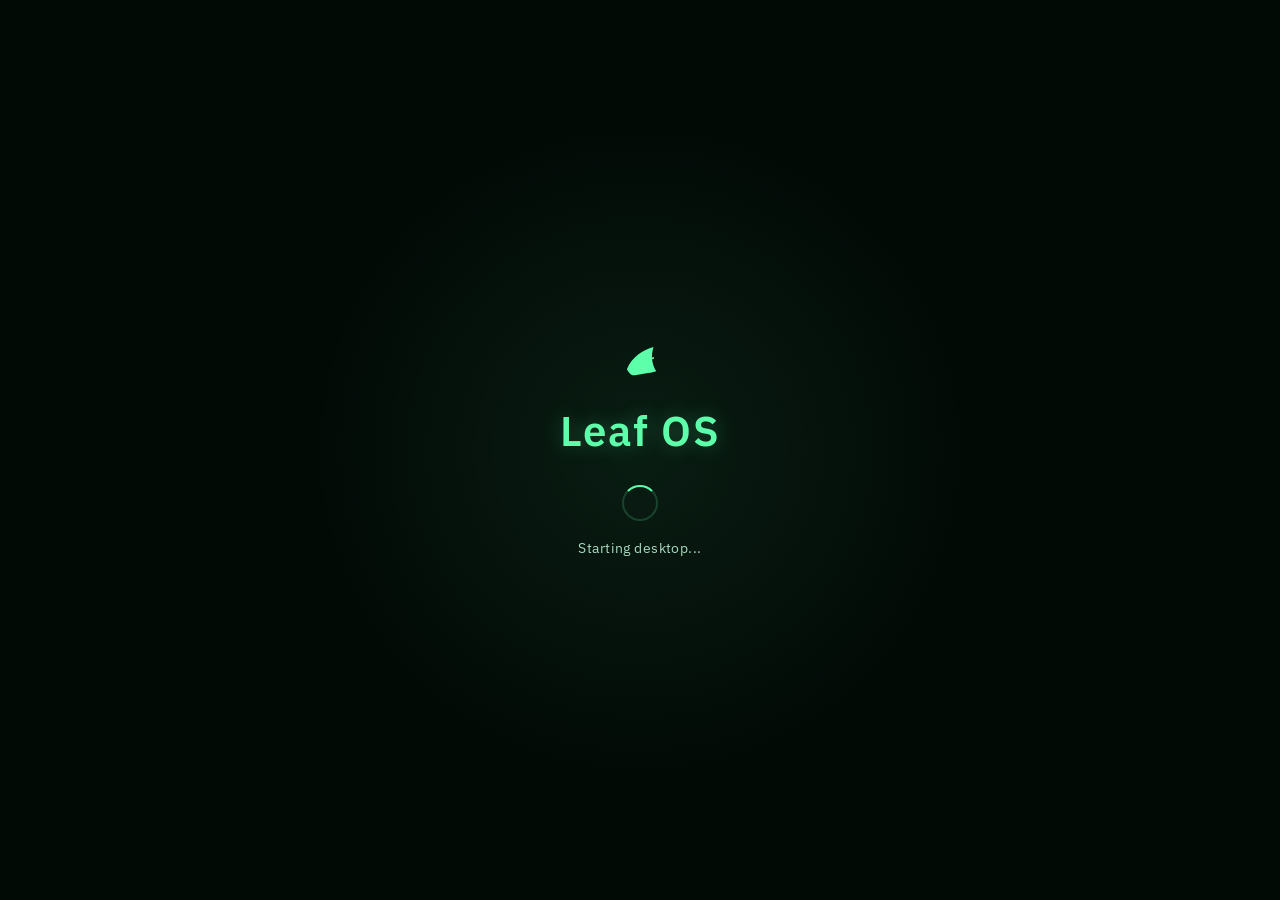
<file: index.html>
<!DOCTYPE html>
<html lang="en">
<head>
  <meta charset="UTF-8" />
  <meta name="viewport" content="width=device-width, initial-scale=1.0" />
  <title>Leaf OS</title>
  <link rel="preconnect" href="https://fonts.googleapis.com" />
  <link rel="preconnect" href="https://fonts.gstatic.com" crossorigin />
  <link href="https://fonts.googleapis.com/css2?family=IBM+Plex+Sans:wght@400;500;600;700&family=IBM+Plex+Mono:wght@500;600&display=swap" rel="stylesheet" />
  <link rel="stylesheet" href="style.css" />
</head>
<body>
  <div class="boot-overlay" id="bootOverlay">
    <div class="boot-content">
      <div class="boot-mark" aria-hidden="true">
        <span class="icon icon-leaf"></span>
      </div>
      <h1 class="boot-title">Leaf OS</h1>
      <div class="boot-spinner"></div>
      <p class="boot-text" id="bootText">Starting desktop...</p>
    </div>
  </div>

  <div class="desktop" id="desktop">
    <div class="wallpaper" id="wallpaper"></div>

    <header class="topbar">
      <div class="search-box">
        <span class="search-icon" aria-hidden="true">
          <span class="icon icon-search"></span>
        </span>
        <input type="text" placeholder="Search apps..." />
      </div>
      <div class="topbar-right">
        <button class="topbar-icon" id="wallpaperBtn" title="Change Wallpaper" aria-label="Change Wallpaper">
          <span class="icon icon-wallpaper"></span>
        </button>
        <span class="time" id="topTime">--:--</span>
      </div>
    </header>

    <main class="windows-container" id="windowsContainer"></main>

    <footer class="dock">
      <div class="dock-content">
        <button class="dock-icon app-launcher" data-app="welcome" title="Welcome" aria-label="Welcome">
          <span class="icon icon-leaf"></span>
          <span class="dock-label">Welcome</span>
        </button>
        <button class="dock-icon app-launcher" data-app="browser" title="Browser" aria-label="Browser">
          <span class="icon icon-browser"></span>
          <span class="dock-label">Browser</span>
        </button>
        <button class="dock-icon app-launcher" data-app="clock" title="Clock" aria-label="Clock">
          <span class="icon icon-clock"></span>
          <span class="dock-label">Clock</span>
        </button>
        <button class="dock-icon app-launcher" data-app="game" title="Game" aria-label="Game">
          <span class="dock-emoji" aria-hidden="true">🎮</span>
          <span class="dock-label">Game</span>
        </button>
        <button class="dock-icon app-launcher" data-app="calendar" title="Calendar" aria-label="Calendar">
          <span class="icon icon-calendar"></span>
          <span class="dock-label">Calendar</span>
        </button>
        <button class="dock-icon app-launcher" data-app="notes" title="Notes" aria-label="Notes">
          <span class="icon icon-notes"></span>
          <span class="dock-label">Notes</span>
        </button>
        <div class="dock-separator"></div>
        <button class="dock-icon app-launcher" data-app="settings" title="Settings" aria-label="Settings">
          <span class="icon icon-settings"></span>
          <span class="dock-label">Settings</span>
        </button>
      </div>
    </footer>
  </div>

  <div id="wallpaperModal" class="modal hidden">
    <div class="modal-content modal-wallpaper">
      <div class="modal-header-row">
        <h2>Change background</h2>
        <div class="wallpaper-filters">
          <button type="button" class="filter-chip active" data-wallpaper-filter="all">All</button>
          <button type="button" class="filter-chip" data-wallpaper-filter="still">Still</button>
        </div>
      </div>
      <div class="wallpaper-grid" id="wallpaperGrid"></div>
      <div class="modal-footer-row">
        <button class="modal-close" id="modalClose">Done</button>
      </div>
    </div>
  </div>

  <aside class="music-player" id="musicPlayer" aria-label="Music player">
    <audio id="musicAudio" preload="none"></audio>
    <div class="music-mini">
      <button type="button" class="music-ctrl" id="musicPrevBtn" title="Previous" aria-label="Previous">‹</button>
      <button type="button" class="music-ctrl music-play" id="musicPlayBtn" title="Play" aria-label="Play">▶</button>
      <button type="button" class="music-ctrl" id="musicNextBtn" title="Next" aria-label="Next">›</button>
      <div class="music-now">
        <div class="music-title" id="musicTitle">Lofi Player</div>
        <div class="music-status" id="musicStatus">Ready</div>
      </div>
      <button type="button" class="music-ctrl music-expand" id="musicExpandBtn" title="Expand" aria-label="Expand">▴</button>
    </div>
    <div class="music-panel" id="musicPanel">
      <form class="music-search-form" onsubmit="return false;">
        <input type="search" id="musicSearch" class="music-search" placeholder="Search free radio / lofi…" autocomplete="off" />
      </form>
      <div class="music-volume-row">
        <span>Vol</span>
        <input type="range" id="musicVolume" min="0" max="1" step="0.01" value="0.7" />
      </div>
      <div class="music-section-label">Playlist</div>
      <div class="music-list" id="musicList"></div>
      <div class="music-section-label">Ambience</div>
      <div class="music-ambience">
        <button type="button" class="ambient-chip" data-ambient="rain">Rain</button>
        <button type="button" class="ambient-chip" data-ambient="crickets">Crickets</button>
        <button type="button" class="ambient-chip" data-ambient="fire">Fire</button>
        <button type="button" class="ambient-chip" data-ambient="wind">Wind</button>
      </div>
    </div>
  </aside>

  <script src="assets/player/music-player.js"></script>
  <script src="script.js"></script>
</body>
</html>
</file>
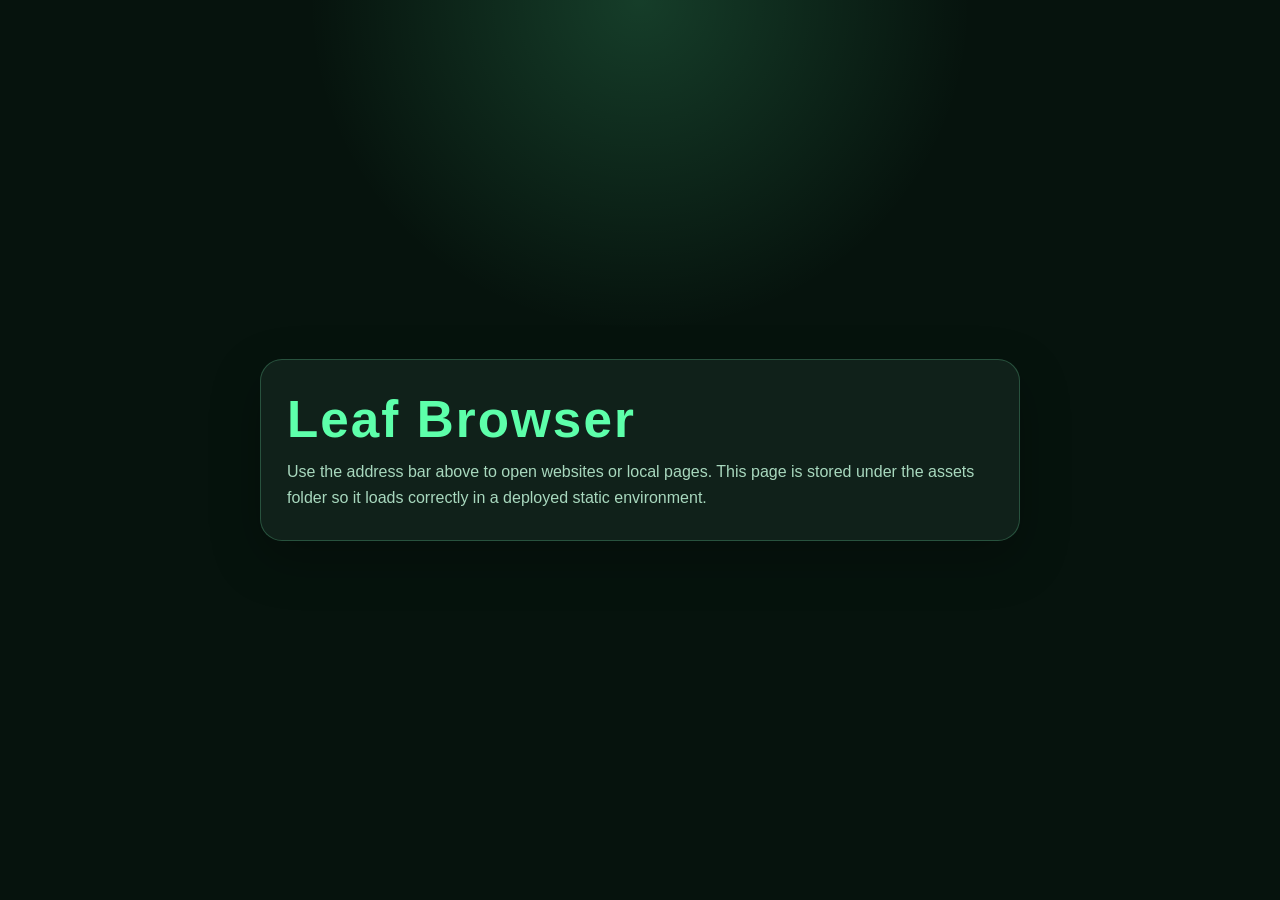
<file: assets/browser/home.html>
<!DOCTYPE html>
<html lang="en">
<head>
  <meta charset="UTF-8" />
  <meta name="viewport" content="width=device-width, initial-scale=1.0" />
  <title>Leaf Browser Home</title>
  <style>
    :root {
      color-scheme: dark;
      --bg: #06130d;
      --panel: rgba(19, 38, 30, 0.8);
      --accent: #5dffaa;
      --text: #edfdf4;
      --muted: #a8d8be;
      --border: rgba(126, 255, 188, 0.22);
    }
    * { box-sizing: border-box; }
    body {
      margin: 0;
      min-height: 100vh;
      display: grid;
      place-items: center;
      background: radial-gradient(circle at top, rgba(93,255,170,0.18), transparent 30%), var(--bg);
      color: var(--text);
      font-family: "Segoe UI", sans-serif;
    }
    .card {
      width: min(760px, 88vw);
      background: var(--panel);
      border: 1px solid var(--border);
      border-radius: 22px;
      padding: 30px 26px;
      box-shadow: 0 18px 50px rgba(0,0,0,0.25);
    }
    h1 {
      margin: 0 0 10px;
      font-size: clamp(2rem, 5vw, 3.2rem);
      letter-spacing: 0.04em;
      color: var(--accent);
    }
    p {
      margin: 0;
      color: var(--muted);
      line-height: 1.6;
      font-size: 1rem;
    }
  </style>
</head>
<body>
  <div class="card">
    <h1>Leaf Browser</h1>
    <p>Use the address bar above to open websites or local pages. This page is stored under the assets folder so it loads correctly in a deployed static environment.</p>
  </div>
</body>
</html>
</file>
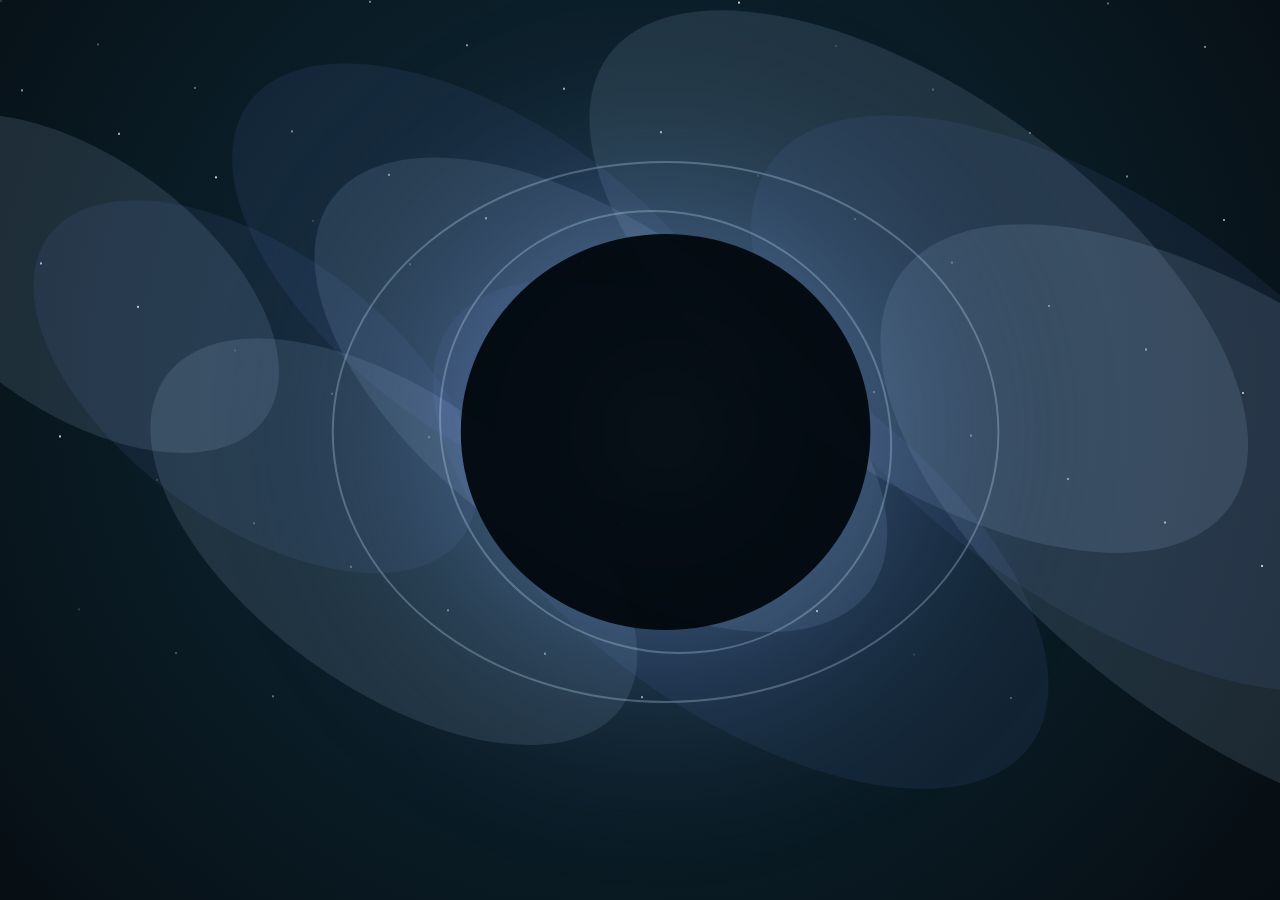
<file: assets/wallpapers/deep-forest.html>
<!DOCTYPE html>
<html lang="en">
<head>
  <meta charset="UTF-8" />
  <meta name="viewport" content="width=device-width, initial-scale=1.0" />
  <title>Night Orbit Wallpaper</title>
  <style>
    * { margin: 0; padding: 0; box-sizing: border-box; }
    html, body { width: 100%; height: 100%; overflow: hidden; }
    body { background: #040b11; }
    canvas { display: block; width: 100%; height: 100%; }
  </style>
</head>
<body>
  <canvas id="canvas"></canvas>
  <script>
    const canvas = document.getElementById('canvas');
    const ctx = canvas.getContext('2d');

    function resize() {
      canvas.width = window.innerWidth;
      canvas.height = window.innerHeight;
    }
    window.addEventListener('resize', resize);
    resize();

    let t = 0;

    function drawBackground() {
      const gradient = ctx.createRadialGradient(
        canvas.width * 0.48,
        canvas.height * 0.42,
        40,
        canvas.width * 0.48,
        canvas.height * 0.42,
        canvas.width * 0.8
      );
      gradient.addColorStop(0, '#112a38');
      gradient.addColorStop(0.4, '#0a1d27');
      gradient.addColorStop(0.75, '#070f15');
      gradient.addColorStop(1, '#030a0f');
      ctx.fillStyle = gradient;
      ctx.fillRect(0, 0, canvas.width, canvas.height);
    }

    function drawOrb() {
      const x = canvas.width * 0.52;
      const y = canvas.height * 0.48;

      ctx.save();
      ctx.filter = 'blur(12px)';
      const glow = ctx.createRadialGradient(x, y, 20, x, y, canvas.width * 0.35);
      glow.addColorStop(0, 'rgba(148, 226, 255, 0.75)');
      glow.addColorStop(0.2, 'rgba(135, 172, 255, 0.36)');
      glow.addColorStop(1, 'rgba(10, 18, 26, 0)');
      ctx.fillStyle = glow;
      ctx.beginPath();
      ctx.arc(x, y, canvas.width * 0.36, 0, Math.PI * 2);
      ctx.fill();
      ctx.restore();

      ctx.strokeStyle = 'rgba(200, 234, 255, 0.28)';
      ctx.lineWidth = 2;
      ctx.beginPath();
      ctx.ellipse(x, y, canvas.width * 0.26, canvas.height * 0.3, 0, 0, Math.PI * 2);
      ctx.stroke();

      ctx.beginPath();
      ctx.ellipse(x, y, canvas.width * 0.18, canvas.height * 0.24, Math.PI * 0.2, 0, Math.PI * 2);
      ctx.stroke();

      ctx.fillStyle = 'rgba(2, 8, 13, 0.95)';
      ctx.beginPath();
      ctx.ellipse(x, y, canvas.width * 0.16, canvas.height * 0.22, 0, 0, Math.PI * 2);
      ctx.fill();
    }

    function drawMist() {
      for (let i = 0; i < 9; i++) {
        const x = (canvas.width * (i + 0.5)) / 9 + Math.sin(t * 0.4 + i) * 46;
        const y = canvas.height * (0.28 + (i % 3) * 0.17) + Math.cos(t * 0.45 + i * 2) * 32;
        const w = canvas.width * (0.18 + i * 0.02);
        const h = canvas.height * 0.14 + i * 10;
        ctx.fillStyle = i % 2 === 0 ? 'rgba(188, 220, 255, 0.12)' : 'rgba(130, 157, 255, 0.08)';
        ctx.beginPath();
        ctx.ellipse(x, y, w, h, Math.PI * 0.2, 0, Math.PI * 2);
        ctx.fill();
      }
    }

    function drawStars() {
      for (let i = 0; i < 60; i++) {
        const x = ((i * 97) % canvas.width);
        const y = ((i * 53) % canvas.height) * 0.82;
        const alpha = 0.15 + ((i % 7) / 10);
        ctx.fillStyle = `rgba(255,255,255,${alpha})`;
        ctx.fillRect(x, y, 2, 2);
      }
    }

    function animate() {
      t += 0.009;
      drawBackground();
      drawStars();
      drawMist();
      drawOrb();
      requestAnimationFrame(animate);
    }

    animate();
  </script>
</body>
</html>
</file>
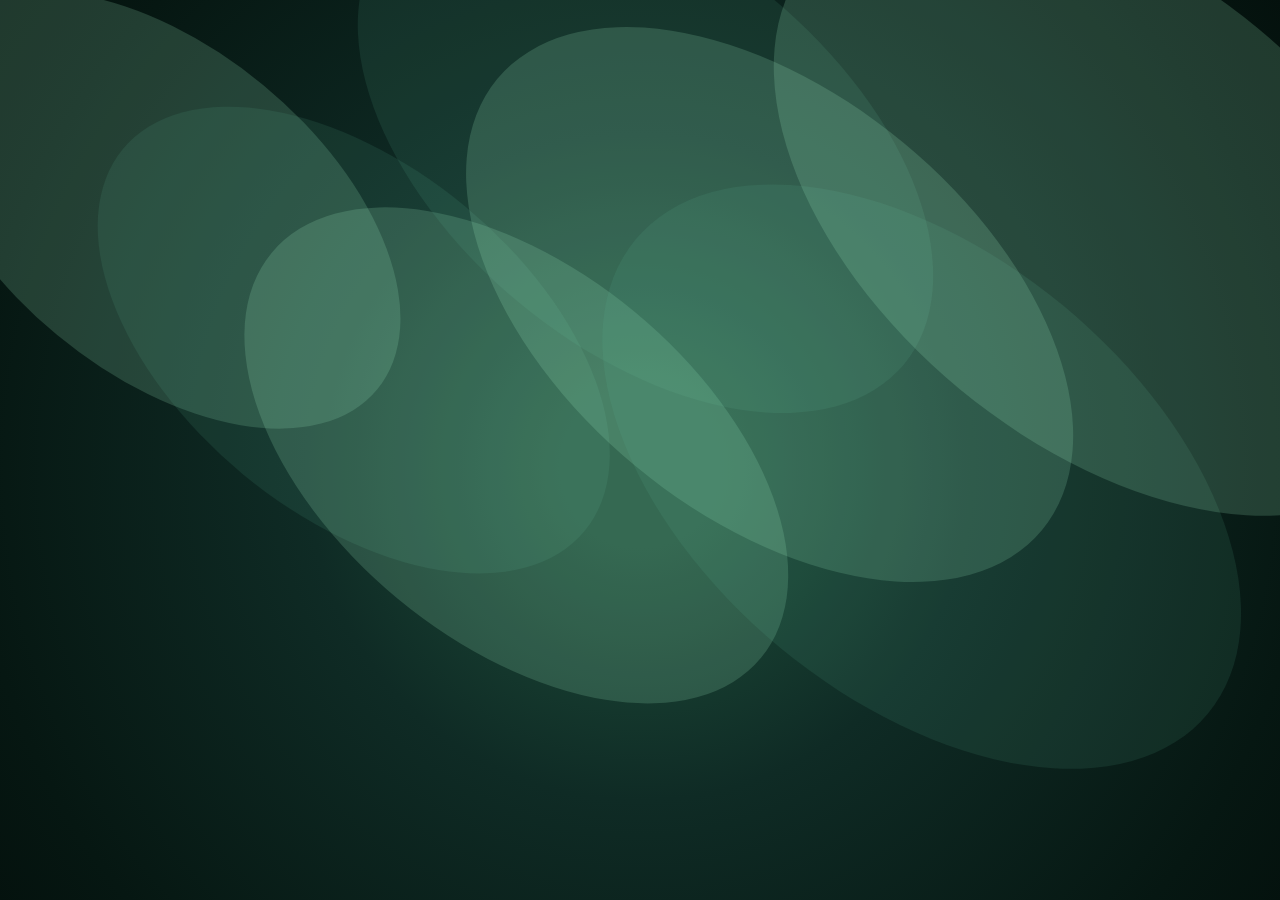
<file: assets/wallpapers/leaf-green.html>
<!DOCTYPE html>
<html lang="en">
<head>
  <meta charset="UTF-8" />
  <meta name="viewport" content="width=device-width, initial-scale=1.0" />
  <title>Bloom Wallpaper</title>
  <style>
    * { margin: 0; padding: 0; box-sizing: border-box; }
    html, body { width: 100%; height: 100%; overflow: hidden; }
    body { background: #020b08; }
    canvas { display: block; width: 100%; height: 100%; }
  </style>
</head>
<body>
  <canvas id="canvas"></canvas>
  <script>
    const canvas = document.getElementById('canvas');
    const ctx = canvas.getContext('2d');

    function resize() {
      canvas.width = window.innerWidth;
      canvas.height = window.innerHeight;
    }
    window.addEventListener('resize', resize);
    resize();

    let t = 0;

    function drawBackground() {
      const g = ctx.createRadialGradient(
        canvas.width * 0.5,
        canvas.height * 0.52,
        80,
        canvas.width * 0.5,
        canvas.height * 0.52,
        canvas.width * 0.72
      );
      g.addColorStop(0, '#1d4b39');
      g.addColorStop(0.3, '#0f2b25');
      g.addColorStop(0.7, '#061712');
      g.addColorStop(1, '#020b08');
      ctx.fillStyle = g;
      ctx.fillRect(0, 0, canvas.width, canvas.height);
    }

    function drawGlow(x, y, r, color, alpha = 0.7) {
      const g = ctx.createRadialGradient(x, y, 0, x, y, r);
      g.addColorStop(0, color);
      g.addColorStop(0.3, color.replace(')', `, ${alpha})`).replace('rgb', 'rgba'));
      g.addColorStop(1, 'rgba(0,0,0,0)');
      ctx.fillStyle = g;
      ctx.beginPath();
      ctx.arc(x, y, r, 0, Math.PI * 2);
      ctx.fill();
    }

    function drawBloom() {
      ctx.save();
      ctx.filter = 'blur(30px)';
      drawGlow(canvas.width * 0.52, canvas.height * 0.5, canvas.width * 0.3, 'rgba(93,255,170,0.9)');
      drawGlow(canvas.width * 0.62, canvas.height * 0.58, canvas.width * 0.2, 'rgba(118,255,204,0.6)');
      ctx.restore();

      ctx.strokeStyle = 'rgba(176, 245, 209, 0.28)';
      ctx.lineWidth = 2;
      ctx.beginPath();
      ctx.ellipse(canvas.width * 0.52, canvas.height * 0.5, canvas.width * 0.24, canvas.height * 0.3, 0, 0, Math.PI * 2);
      ctx.stroke();

      ctx.beginPath();
      ctx.ellipse(canvas.width * 0.52, canvas.height * 0.5, canvas.width * 0.2, canvas.height * 0.25, Math.PI / 6, 0, Math.PI * 2);
      ctx.stroke();

      ctx.fillStyle = 'rgba(3, 10, 8, 0.9)';
      ctx.beginPath();
      ctx.ellipse(canvas.width * 0.52, canvas.height * 0.5, canvas.width * 0.17, canvas.height * 0.22, 0, 0, Math.PI * 2);
      ctx.fill();
    }

    function drawMist() {
      for (let i = 0; i < 7; i++) {
        const x = (canvas.width * (i + 1)) / 8 + Math.sin(t * 0.4 + i) * 40;
        const y = canvas.height * (0.2 + (i % 3) * 0.16) + Math.cos(t * 0.5 + i) * 30;
        const w = canvas.width * 0.22 + i * 18;
        const h = canvas.height * 0.18 + i * 12;

        ctx.fillStyle = i % 2 === 0 ? 'rgba(160, 236, 194, 0.18)' : 'rgba(90, 180, 150, 0.12)';
        ctx.beginPath();
        ctx.ellipse(x, y, w, h, Math.PI * 0.22, 0, Math.PI * 2);
        ctx.fill();
      }
    }

    function animate() {
      t += 0.01;
      drawBackground();
      drawMist();
      drawBloom();
      requestAnimationFrame(animate);
    }

    animate();
  </script>
</body>
</html>
</file>
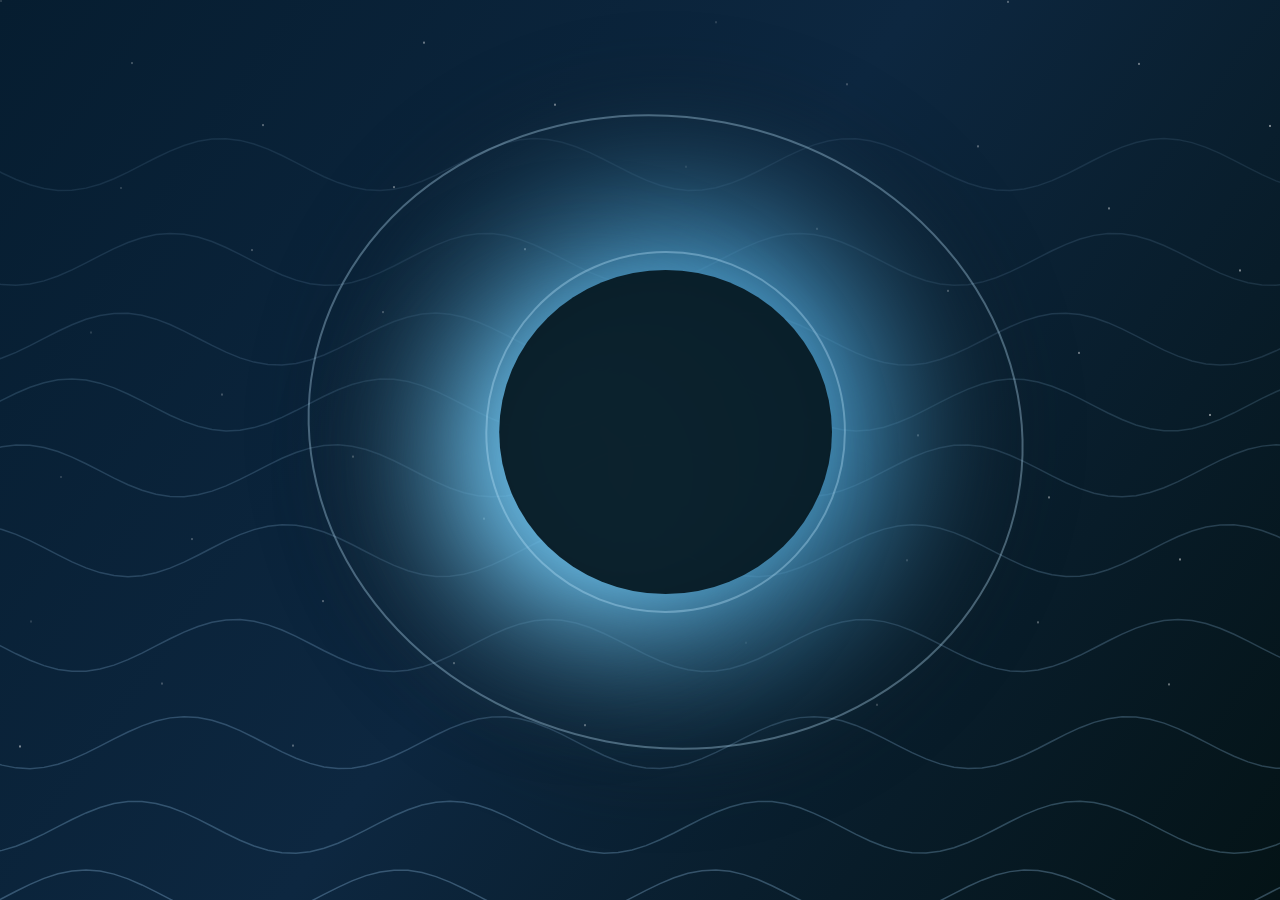
<file: assets/wallpapers/neon-blue.html>
<!DOCTYPE html>
<html lang="en">
<head>
  <meta charset="UTF-8" />
  <meta name="viewport" content="width=device-width, initial-scale=1.0" />
  <title>Azure Drift Wallpaper</title>
  <style>
    * { margin: 0; padding: 0; box-sizing: border-box; }
    html, body { width: 100%; height: 100%; overflow: hidden; }
    body { background: #020d18; }
    canvas { display: block; width: 100%; height: 100%; }
  </style>
</head>
<body>
  <canvas id="canvas"></canvas>
  <script>
    const canvas = document.getElementById('canvas');
    const ctx = canvas.getContext('2d');

    function resize() {
      canvas.width = window.innerWidth;
      canvas.height = window.innerHeight;
    }
    window.addEventListener('resize', resize);
    resize();

    let t = 0;

    function drawBackground() {
      const gradient = ctx.createLinearGradient(0, 0, canvas.width, canvas.height);
      gradient.addColorStop(0, '#061d30');
      gradient.addColorStop(0.48, '#0d2740');
      gradient.addColorStop(1, '#041316');
      ctx.fillStyle = gradient;
      ctx.fillRect(0, 0, canvas.width, canvas.height);
    }

    function drawGlow(x, y, r, color) {
      const g = ctx.createRadialGradient(x, y, 0, x, y, r);
      g.addColorStop(0, color);
      g.addColorStop(0.32, color);
      g.addColorStop(1, 'rgba(0,0,0,0)');
      ctx.fillStyle = g;
      ctx.beginPath();
      ctx.arc(x, y, r, 0, Math.PI * 2);
      ctx.fill();
    }

    function drawOrb() {
      const x = canvas.width * 0.52;
      const y = canvas.height * 0.48;

      ctx.save();
      ctx.filter = 'blur(26px)';
      drawGlow(x, y, canvas.width * 0.3, 'rgba(95, 198, 255, 0.9)');
      drawGlow(x - 80, y + 40, canvas.width * 0.22, 'rgba(142, 221, 255, 0.4)');
      ctx.restore();

      ctx.strokeStyle = 'rgba(191, 232, 255, 0.34)';
      ctx.lineWidth = 2;
      ctx.beginPath();
      ctx.ellipse(x, y, canvas.width * 0.28, canvas.height * 0.35, Math.PI * 0.06, 0, Math.PI * 2);
      ctx.stroke();

      ctx.beginPath();
      ctx.ellipse(x, y, canvas.width * 0.14, canvas.height * 0.2, Math.PI * 0.12, 0, Math.PI * 2);
      ctx.stroke();

      ctx.fillStyle = 'rgba(7, 26, 35, 0.95)';
      ctx.beginPath();
      ctx.ellipse(x, y, canvas.width * 0.13, canvas.height * 0.18, 0, 0, Math.PI * 2);
      ctx.fill();
    }

    function drawBands() {
      for (let i = 0; i < 10; i++) {
        const y = canvas.height * (0.18 + i * 0.09) + Math.sin(t * 0.4 + i) * 18;
        const alpha = 0.1 + i * 0.02;
        ctx.strokeStyle = `rgba(164, 214, 255, ${alpha})`;
        ctx.lineWidth = 1.5;
        ctx.beginPath();
        for (let x = -40; x <= canvas.width + 40; x += 14) {
          const wave = Math.sin((x * 0.02) + t * 0.8 + i) * 26;
          if (x === -40) ctx.moveTo(x, y + wave);
          else ctx.lineTo(x, y + wave);
        }
        ctx.stroke();
      }
    }

    function drawStars() {
      for (let i = 0; i < 50; i++) {
        const x = (i * 131) % canvas.width;
        const y = ((i * 73) % canvas.height) * 0.85;
        ctx.fillStyle = `rgba(255,255,255,${0.14 + (i % 5) * 0.08})`;
        ctx.fillRect(x, y, 2, 2);
      }
    }

    function animate() {
      t += 0.01;
      drawBackground();
      drawStars();
      drawBands();
      drawOrb();
      requestAnimationFrame(animate);
    }

    animate();
  </script>
</body>
</html>
</file>
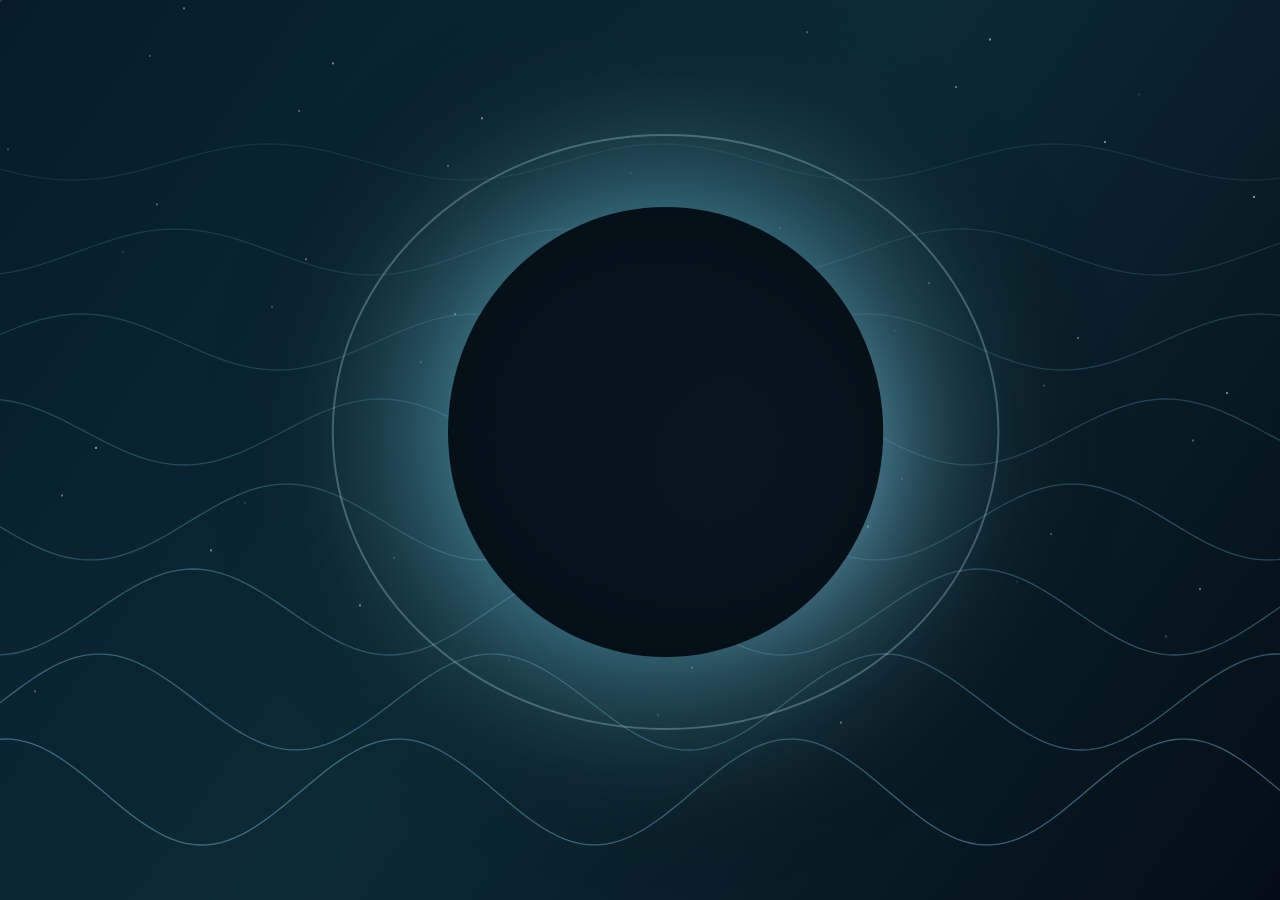
<file: assets/wallpapers/ocean-glow.html>
<!DOCTYPE html>
<html lang="en">
<head>
  <meta charset="UTF-8" />
  <meta name="viewport" content="width=device-width, initial-scale=1.0" />
  <title>Coastal Glow Wallpaper</title>
  <style>
    * { margin: 0; padding: 0; box-sizing: border-box; }
    html, body { width: 100%; height: 100%; overflow: hidden; }
    body { background: #040d16; }
    canvas { display: block; width: 100%; height: 100%; }
  </style>
</head>
<body>
  <canvas id="canvas"></canvas>
  <script>
    const canvas = document.getElementById('canvas');
    const ctx = canvas.getContext('2d');
    let t = 0;

    function resize() {
      canvas.width = window.innerWidth;
      canvas.height = window.innerHeight;
    }
    window.addEventListener('resize', resize);
    resize();

    function drawBackground() {
      const gradient = ctx.createLinearGradient(0, 0, canvas.width, canvas.height);
      gradient.addColorStop(0, '#061c2a');
      gradient.addColorStop(0.48, '#0c2a35');
      gradient.addColorStop(1, '#040d16');
      ctx.fillStyle = gradient;
      ctx.fillRect(0, 0, canvas.width, canvas.height);
    }

    function drawGlow(x, y, r, color) {
      const g = ctx.createRadialGradient(x, y, 0, x, y, r);
      g.addColorStop(0, color);
      g.addColorStop(0.25, color);
      g.addColorStop(1, 'rgba(0,0,0,0)');
      ctx.fillStyle = g;
      ctx.beginPath();
      ctx.arc(x, y, r, 0, Math.PI * 2);
      ctx.fill();
    }

    function drawOrb() {
      const x = canvas.width * 0.52;
      const y = canvas.height * 0.48;
      ctx.save();
      ctx.filter = 'blur(22px)';
      drawGlow(x, y, canvas.width * 0.34, 'rgba(127, 228, 255, 0.8)');
      drawGlow(x + 80, y + 30, canvas.width * 0.2, 'rgba(154, 213, 255, 0.35)');
      ctx.restore();

      ctx.strokeStyle = 'rgba(198, 236, 255, 0.28)';
      ctx.lineWidth = 2;
      ctx.beginPath();
      ctx.ellipse(x, y, canvas.width * 0.26, canvas.height * 0.33, 0, 0, Math.PI * 2);
      ctx.stroke();

      ctx.fillStyle = 'rgba(3, 12, 18, 0.95)';
      ctx.beginPath();
      ctx.ellipse(x, y, canvas.width * 0.17, canvas.height * 0.25, 0, 0, Math.PI * 2);
      ctx.fill();
    }

    function drawWaves() {
      for (let i = 0; i < 8; i++) {
        const phase = i * 1.5;
        const y = canvas.height * (0.18 + i * 0.1);
        ctx.strokeStyle = `rgba(145, 215, 255, ${0.1 + i * 0.04})`;
        ctx.lineWidth = 1.3;
        ctx.beginPath();
        for (let x = -10; x < canvas.width + 10; x += 7) {
          const wave = Math.sin((x * 0.016) + t + phase) * (18 + i * 5);
          if (x === -10) ctx.moveTo(x, y + wave);
          else ctx.lineTo(x, y + wave);
        }
        ctx.stroke();
      }
    }

    function drawStars() {
      for (let i = 0; i < 52; i++) {
        const x = (i * 149) % canvas.width;
        const y = ((i * 67) % canvas.height) * 0.82;
        const alpha = 0.12 + (i % 6) * 0.08;
        ctx.fillStyle = `rgba(255,255,255,${alpha})`;
        ctx.fillRect(x, y, 2, 2);
      }
    }

    function animate() {
      t += 0.012;
      drawBackground();
      drawStars();
      drawWaves();
      drawOrb();
      requestAnimationFrame(animate);
    }

    animate();
  </script>
</body>
</html>
</file>
<file: style.css>
:root {
  --bg: #06110d;
  --panel: rgba(10, 25, 19, 0.62);
  --border: rgba(154, 234, 194, 0.28);
  --text: #f4fff8;
  --muted: #a8d9be;
  --accent: #5dffaa;
  --accent-2: #d8ff8a;
  --dark: #020d08;
  --glass: rgba(255, 255, 255, 0.06);
  --glass-strong: rgba(255, 255, 255, 0.12);
  --neon-glow: 0 0 20px rgba(93, 255, 170, 0.28);
  --font: "IBM Plex Sans", "Segoe UI", sans-serif;
  --mono: "IBM Plex Mono", ui-monospace, monospace;
}

* {
  box-sizing: border-box;
  margin: 0;
  padding: 0;
}

body {
  font-family: var(--font);
  color: var(--text);
  background:
    radial-gradient(circle at top, rgba(93, 255, 170, 0.08), transparent 28%),
    linear-gradient(180deg, #07140f 0%, #030b08 100%);
  overflow: hidden;
  height: 100vh;
}

body::before {
  content: "";
  position: fixed;
  inset: 0;
  pointer-events: none;
  background: linear-gradient(135deg, rgba(255, 255, 255, 0.04), transparent 35%, rgba(255, 255, 255, 0.02));
}

.boot-overlay {
  position: fixed;
  inset: 0;
  z-index: 9999;
  display: grid;
  place-items: center;
  background:
    radial-gradient(circle at center, rgba(93, 255, 170, 0.08), transparent 42%),
    #020a06;
  transition: opacity 0.6s ease, visibility 0.6s ease;
}

.boot-overlay.hidden {
  opacity: 0;
  visibility: hidden;
  pointer-events: none;
}

.boot-content {
  text-align: center;
}

.boot-mark {
  width: 42px;
  height: 42px;
  margin: 0 auto 18px;
  color: var(--accent);
  display: grid;
  place-items: center;
}

.boot-mark .icon {
  width: 42px;
  height: 42px;
}

.boot-title {
  font-size: 2.6rem;
  font-weight: 600;
  letter-spacing: 0.04em;
  margin-bottom: 28px;
  color: var(--accent);
  text-shadow: var(--neon-glow);
}

.boot-spinner {
  width: 36px;
  height: 36px;
  border: 2px solid rgba(108, 255, 178, 0.18);
  border-top-color: var(--accent);
  border-radius: 50%;
  margin: 0 auto 18px;
  animation: spin 1s linear infinite;
}

.boot-text {
  font-size: 0.88rem;
  color: var(--muted);
  letter-spacing: 0.03em;
}

@keyframes spin {
  to { transform: rotate(360deg); }
}

.desktop {
  position: relative;
  width: 100vw;
  height: 100vh;
  display: grid;
  grid-template-rows: auto 1fr auto;
}

.wallpaper {
  position: absolute;
  inset: 0;
  background-size: cover;
  background-position: center;
  z-index: 0;
}

.topbar {
  position: relative;
  z-index: 100;
  display: flex;
  justify-content: space-between;
  align-items: center;
  padding: 12px 20px;
  background: rgba(9, 20, 16, 0.46);
  backdrop-filter: blur(18px) saturate(1.25);
  -webkit-backdrop-filter: blur(18px) saturate(1.25);
  border-bottom: 1px solid var(--border);
  box-shadow: 0 10px 30px rgba(0, 0, 0, 0.12), inset 0 1px 0 rgba(255, 255, 255, 0.04);
}

.search-box {
  display: flex;
  align-items: center;
  gap: 8px;
  padding: 7px 12px;
  background: rgba(255, 255, 255, 0.045);
  border: 1px solid rgba(255, 255, 255, 0.08);
  border-radius: 12px;
  flex: 0 1 280px;
  box-shadow: inset 0 1px 0 rgba(255, 255, 255, 0.05);
}

.search-icon {
  width: 16px;
  height: 16px;
  color: var(--muted);
  display: grid;
  place-items: center;
  flex-shrink: 0;
}

.search-icon .icon {
  width: 16px;
  height: 16px;
}

.search-box input {
  border: 0;
  background: transparent;
  color: var(--text);
  outline: 0;
  flex: 1;
  font-size: 0.9rem;
  font-family: inherit;
}

.search-box input::placeholder {
  color: var(--muted);
}

.topbar-right {
  display: flex;
  align-items: center;
  gap: 10px;
}

.topbar-icon {
  border: 1px solid rgba(255, 255, 255, 0.06);
  background: rgba(255, 255, 255, 0.05);
  color: var(--muted);
  width: 32px;
  height: 32px;
  border-radius: 10px;
  cursor: pointer;
  transition: background 0.2s ease, color 0.2s ease, transform 0.2s ease, box-shadow 0.2s ease;
  display: grid;
  place-items: center;
  padding: 0;
  box-shadow: inset 0 1px 0 rgba(255, 255, 255, 0.04);
}

.topbar-icon .icon {
  width: 16px;
  height: 16px;
}

.topbar-icon:hover {
  background: rgba(93, 255, 170, 0.12);
  color: var(--accent);
  transform: translateY(-1px);
  box-shadow: 0 10px 18px rgba(93, 255, 170, 0.08);
}

.time {
  font-weight: 500;
  color: var(--muted);
  min-width: 64px;
  text-align: right;
  font-variant-numeric: tabular-nums;
  font-size: 0.9rem;
}

.windows-container {
  position: relative;
  z-index: 10;
  flex: 1;
}

.window {
  position: fixed;
  width: 360px;
  max-width: calc(100vw - 24px);
  background: rgba(8, 18, 14, 0.56);
  border: 1px solid rgba(255, 255, 255, 0.08);
  border-radius: 18px;
  box-shadow: 0 18px 42px rgba(0, 0, 0, 0.32), 0 0 0 1px rgba(255, 255, 255, 0.02), var(--neon-glow);
  backdrop-filter: blur(22px) saturate(1.2);
  -webkit-backdrop-filter: blur(22px) saturate(1.2);
  display: flex;
  flex-direction: column;
  z-index: 20;
  user-select: none;
  min-height: 200px;
  overflow: hidden;
}

.window.hidden {
  display: none;
}

.window-header {
  display: flex;
  justify-content: space-between;
  align-items: center;
  padding: 12px 16px;
  border-bottom: 1px solid rgba(255, 255, 255, 0.06);
  cursor: grab;
  background: rgba(255, 255, 255, 0.025);
}

.window-header:active {
  cursor: grabbing;
}

.window-title {
  font-weight: 700;
  font-size: 0.95rem;
  letter-spacing: 0.02em;
}

.window-close {
  width: 24px;
  height: 24px;
  border: 0;
  background: rgba(255, 255, 255, 0.1);
  color: var(--text);
  border-radius: 50%;
  cursor: pointer;
  display: grid;
  place-items: center;
  transition: all 0.2s ease;
}

.window-close:hover {
  background: rgba(255, 255, 255, 0.2);
  transform: scale(1.1);
}

.window-body {
  padding: 16px;
  flex: 1;
  overflow-y: auto;
  background: linear-gradient(180deg, rgba(255,255,255,0.015), rgba(255,255,255,0.03));
}

.dock {
  position: relative;
  z-index: 100;
  padding: 12px 0;
  background: rgba(9, 20, 16, 0.42);
  backdrop-filter: blur(16px) saturate(1.2);
  -webkit-backdrop-filter: blur(16px) saturate(1.2);
  border-top: 1px solid rgba(255, 255, 255, 0.07);
  display: flex;
  justify-content: center;
}

.dock-content {
  display: flex;
  gap: 8px;
  align-items: end;
  padding: 8px 12px 10px;
  background: rgba(11, 25, 20, 0.55);
  border: 1px solid rgba(255, 255, 255, 0.08);
  border-radius: 18px;
  box-shadow: 0 12px 28px rgba(0, 0, 0, 0.18), inset 0 1px 0 rgba(255,255,255,0.04);
}

.app-launcher {
  padding: 8px 6px 6px;
  min-width: 58px;
  height: auto;
  border: 1px solid transparent;
  background: transparent;
  color: var(--muted);
  cursor: pointer;
  display: inline-flex;
  flex-direction: column;
  align-items: center;
  justify-content: center;
  gap: 6px;
  border-radius: 14px;
  transition: background 0.2s ease, color 0.2s ease, transform 0.2s ease, border-color 0.2s ease, box-shadow 0.2s ease;
}

.dock-icon .icon {
  width: 20px;
  height: 20px;
}

.dock-emoji {
  font-size: 1.15rem;
  line-height: 1;
  display: inline-flex;
  align-items: center;
  justify-content: center;
  width: 20px;
  height: 20px;
}

.dock-label {
  font-size: 0.63rem;
  letter-spacing: 0.03em;
  color: var(--muted);
  line-height: 1;
  text-align: center;
  white-space: nowrap;
}

.app-launcher:hover,
.app-launcher:focus-visible {
  background: rgba(93, 255, 170, 0.12);
  color: var(--accent);
  border-color: rgba(93, 255, 170, 0.2);
  transform: translateY(-2px);
  box-shadow: 0 10px 18px rgba(93, 255, 170, 0.12);
}

.app-launcher:hover .dock-label,
.app-launcher:focus-visible .dock-label {
  color: var(--text);
}

.dock-separator {
  width: 1px;
  height: 28px;
  background: var(--border);
  margin: 0 4px;
  opacity: 0.7;
}

/* Asset icons via CSS mask */
.icon {
  display: inline-block;
  width: 20px;
  height: 20px;
  background-color: currentColor;
  -webkit-mask-repeat: no-repeat;
  mask-repeat: no-repeat;
  -webkit-mask-position: center;
  mask-position: center;
  -webkit-mask-size: contain;
  mask-size: contain;
}

.icon-leaf {
  -webkit-mask-image: url("assets/icons/leaf-mark.svg");
  mask-image: url("assets/icons/leaf-mark.svg");
}

.icon-browser {
  -webkit-mask-image: url("assets/icons/browser.svg");
  mask-image: url("assets/icons/browser.svg");
}

.icon-clock {
  -webkit-mask-image: url("assets/icons/clock.svg");
  mask-image: url("assets/icons/clock.svg");
}

.icon-calendar {
  -webkit-mask-image: url("assets/icons/calendar.svg");
  mask-image: url("assets/icons/calendar.svg");
}

.icon-notes {
  -webkit-mask-image: url("assets/icons/notes.svg");
  mask-image: url("assets/icons/notes.svg");
}

.icon-settings {
  -webkit-mask-image: url("assets/icons/settings.svg");
  mask-image: url("assets/icons/settings.svg");
}

.icon-search {
  -webkit-mask-image: url("assets/icons/search.svg");
  mask-image: url("assets/icons/search.svg");
}

.icon-wallpaper {
  -webkit-mask-image: url("assets/icons/wallpaper.svg");
  mask-image: url("assets/icons/wallpaper.svg");
}

.icon-back {
  -webkit-mask-image: url("assets/icons/nav-back.svg");
  mask-image: url("assets/icons/nav-back.svg");
}

.icon-forward {
  -webkit-mask-image: url("assets/icons/nav-forward.svg");
  mask-image: url("assets/icons/nav-forward.svg");
}

.icon-reload {
  -webkit-mask-image: url("assets/icons/nav-reload.svg");
  mask-image: url("assets/icons/nav-reload.svg");
}

.icon-external {
  -webkit-mask-image: url("assets/icons/external.svg");
  mask-image: url("assets/icons/external.svg");
}

.icon-home {
  -webkit-mask-image: url("assets/icons/home.svg");
  mask-image: url("assets/icons/home.svg");
}

.modal {
  position: fixed;
  inset: 0;
  background: rgba(0, 0, 0, 0.7);
  display: grid;
  place-items: center;
  z-index: 999;
  backdrop-filter: blur(4px);
}

.modal.hidden {
  display: none;
}

.modal-content {
  background: rgba(10, 22, 18, 0.7);
  border: 1px solid rgba(255, 255, 255, 0.08);
  border-radius: 18px;
  padding: 22px;
  width: min(90vw, 560px);
  max-height: 80vh;
  overflow-y: auto;
  box-shadow: 0 22px 60px rgba(0, 0, 0, 0.38);
  backdrop-filter: blur(18px) saturate(1.2);
  -webkit-backdrop-filter: blur(18px) saturate(1.2);
}

.modal-wallpaper {
  width: min(94vw, 720px);
}

.modal-header-row {
  display: flex;
  align-items: center;
  justify-content: space-between;
  gap: 12px;
  margin-bottom: 14px;
  flex-wrap: wrap;
}

.modal-content h2 {
  margin: 0;
  font-size: 1.15rem;
  font-weight: 600;
}

.wallpaper-filters {
  display: flex;
  gap: 6px;
}

.filter-chip {
  border: 1px solid var(--border);
  background: rgba(255, 255, 255, 0.04);
  color: var(--muted);
  border-radius: 999px;
  padding: 4px 10px;
  font-family: inherit;
  font-size: 0.78rem;
  cursor: pointer;
}

.filter-chip.active,
.filter-chip:hover {
  border-color: var(--accent);
  color: var(--text);
  background: rgba(79, 217, 143, 0.12);
}

.wallpaper-grid {
  display: grid;
  grid-template-columns: repeat(auto-fill, minmax(140px, 1fr));
  gap: 12px;
  margin-bottom: 16px;
}

.wallpaper-grid-compact {
  margin-top: 8px;
  margin-bottom: 0;
  max-height: 280px;
  overflow-y: auto;
  padding-right: 4px;
}

.wallpaper-item {
  position: relative;
  width: 100%;
  aspect-ratio: 16 / 10;
  border: 1px solid var(--border);
  border-radius: 10px;
  cursor: pointer;
  background-size: cover;
  background-position: center;
  background-color: #0a1210;
  transition: border-color 0.15s ease;
  overflow: hidden;
  padding: 0;
  font-family: inherit;
  text-align: left;
}

.wallpaper-item:hover,
.wallpaper-item.active {
  border-color: var(--accent);
}

.wallpaper-item.active::after {
  content: "";
  position: absolute;
  inset: 0;
  border: 2px solid var(--accent);
  border-radius: 10px;
  pointer-events: none;
}

.wallpaper-badge {
  position: absolute;
  top: 8px;
  left: 8px;
  font-size: 0.65rem;
  text-transform: uppercase;
  letter-spacing: 0.04em;
  color: var(--text);
  background: rgba(0, 0, 0, 0.45);
  border: 1px solid rgba(255, 255, 255, 0.12);
  border-radius: 999px;
  padding: 2px 7px;
}

.wallpaper-name {
  position: absolute;
  left: 0;
  right: 0;
  bottom: 0;
  padding: 18px 10px 8px;
  font-size: 0.8rem;
  font-weight: 600;
  color: #fff;
  background: linear-gradient(transparent, rgba(0, 0, 0, 0.7));
}

.modal-footer-row {
  display: flex;
  justify-content: flex-end;
}

.modal-close,
.btn-primary,
.btn-secondary {
  padding: 8px 14px;
  border: 0;
  border-radius: 8px;
  cursor: pointer;
  font-weight: 600;
  font-family: inherit;
  font-size: 0.9rem;
  transition: filter 0.15s ease;
}

.modal-close,
.btn-primary {
  background: var(--accent);
  color: var(--dark);
}

.btn-secondary {
  background: rgba(255, 255, 255, 0.06);
  color: var(--text);
  border: 1px solid var(--border);
}

.modal-close:hover,
.btn-primary:hover,
.btn-secondary:hover {
  filter: brightness(1.05);
}

.settings-wallpaper-actions {
  display: flex;
  flex-wrap: wrap;
  gap: 8px;
  margin: 12px 0 14px;
}

.settings-section-label {
  font-size: 0.75rem;
  text-transform: uppercase;
  letter-spacing: 0.05em;
  color: var(--muted);
  margin-bottom: 8px;
}

.calendar-grid {
  display: grid;
  grid-template-columns: repeat(7, 1fr);
  gap: 6px;
  margin-top: 12px;
}

.calendar-day {
  aspect-ratio: 1;
  display: grid;
  place-items: center;
  border-radius: 6px;
  background: rgba(255, 255, 255, 0.04);
  border: 1px solid transparent;
  cursor: pointer;
  transition: background 0.15s ease, color 0.15s ease;
  font-size: 0.82rem;
}

.calendar-day:hover {
  background: rgba(79, 217, 143, 0.18);
  color: var(--text);
  border-color: transparent;
}

.calendar-day.today {
  background: var(--accent);
  color: var(--dark);
  font-weight: 700;
  border-color: transparent;
}

@media (max-width: 768px) {
  .window {
    width: min(90vw, 360px);
  }
  
  .search-box {
    flex: 1;
  }
  
  .dock-content {
    gap: 4px;
  }
}

/* Window animations */
@keyframes fadeIn {
  from {
    opacity: 0;
    transform: scale(0.95);
  }
  to {
    opacity: 1;
    transform: scale(1);
  }
}

@keyframes slideOut {
  from {
    opacity: 1;
    transform: translateY(0);
  }
  to {
    opacity: 0;
    transform: translateY(20px);
  }
}

.window.fade-in {
  animation: fadeIn 0.3s ease-out;
}

.window.slide-out {
  animation: slideOut 0.3s ease-in;
}

/* Window button styling */
.window-buttons {
  display: flex;
  gap: 6px;
}

.window-btn {
  width: 22px;
  height: 22px;
  border: 0;
  background: rgba(255, 255, 255, 0.08);
  color: var(--muted);
  border-radius: 6px;
  cursor: pointer;
  display: grid;
  place-items: center;
  transition: background 0.15s ease, color 0.15s ease;
  font-size: 0.85rem;
  font-weight: 600;
  font-family: inherit;
}

.window-btn:hover {
  background: rgba(79, 217, 143, 0.16);
  color: var(--text);
  transform: none;
}

.minimize-btn:hover {
  color: var(--accent);
}

.maximize-btn:hover {
  color: var(--accent-2);
}

.close-btn:hover {
  background: rgba(220, 90, 90, 0.22);
  color: #ff8a8a;
}

/* Window dragging state */
.window.dragging {
  opacity: 0.97;
  box-shadow: 0 18px 48px rgba(0, 0, 0, 0.45);
}

/* Window minimized state */
.window.minimized .window-body {
  display: none;
}

.window.minimized {
  min-height: auto;
}

/* Window maximized state */
.window.maximized {
  border-radius: 0;
  box-shadow: none;
}

/* App-specific styling */
.app-welcome h3,
.app-clock,
.app-calendar,
.app-notes,
.app-settings {
  line-height: 1.55;
}

.app-welcome h3 {
  font-size: 1.2rem;
  margin-bottom: 10px;
  color: var(--text);
  font-weight: 600;
}

.app-welcome p {
  margin-bottom: 12px;
  color: var(--muted);
  font-size: 0.9rem;
}

.app-welcome ul {
  margin-top: 4px;
  padding-left: 18px;
}

.app-welcome ul li {
  color: var(--muted);
  font-size: 0.9rem;
  margin-bottom: 6px;
}

.app-clock {
  text-align: center;
}

.big-clock {
  font-size: 2.6rem;
  font-weight: 600;
  text-align: center;
  margin: 22px 0 12px;
  font-family: var(--mono);
  font-variant-numeric: tabular-nums;
  color: var(--accent);
  letter-spacing: 0.02em;
  text-shadow: var(--neon-glow);
}

.clock-date {
  font-size: 0.92rem;
  color: var(--muted);
  margin-top: 6px;
}

.calendar-month-header {
  font-size: 1rem;
  font-weight: 600;
  color: var(--text);
  margin-bottom: 10px;
}

.app-settings {
  display: flex;
  flex-direction: column;
  gap: 18px;
}

.settings-block {
  border: 1px solid rgba(255, 255, 255, 0.07);
  background: rgba(255, 255, 255, 0.025);
  border-radius: 12px;
  padding: 12px;
  box-shadow: inset 0 1px 0 rgba(255, 255, 255, 0.04);
}

.app-settings h3 {
  margin-bottom: 8px;
  font-weight: 600;
}

.app-settings p {
  margin: 0 0 14px;
  color: var(--muted);
  font-size: 0.9rem;
}

.app-game {
  display: flex;
  flex-direction: column;
  gap: 12px;
  padding: 10px;
}

.game-header {
  display: flex;
  align-items: center;
  justify-content: space-between;
  gap: 12px;
  color: var(--text);
  font-size: 0.82rem;
}

#gameCanvas {
  width: 100%;
  height: auto;
  display: block;
  border: 1px solid rgba(255, 255, 255, 0.08);
  border-radius: 12px;
  background: linear-gradient(180deg, rgba(255,255,255,0.04), rgba(255,255,255,0.01));
  box-shadow: inset 0 1px 0 rgba(255,255,255,0.05);
}

.game-btn {
  padding: 6px 10px;
  font-size: 0.75rem;
}

.theme-picker-row {
  display: flex;
  align-items: center;
  justify-content: space-between;
  gap: 10px;
  margin-bottom: 12px;
}

.theme-picker-label {
  color: var(--muted);
  font-size: 0.8rem;
}

#themeColorInput {
  width: 48px;
  height: 32px;
  border: 1px solid var(--border);
  background: transparent;
  border-radius: 8px;
  padding: 2px;
  cursor: pointer;
}

.theme-swatches {
  display: flex;
  flex-wrap: wrap;
  gap: 8px;
}

.theme-swatch {
  width: 28px;
  height: 28px;
  border: 2px solid rgba(255, 255, 255, 0.22);
  border-radius: 50%;
  background: var(--theme-color);
  box-shadow: inset 0 0 0 1px rgba(0, 0, 0, 0.18), 0 4px 12px rgba(0,0,0,0.18);
  cursor: pointer;
  transition: transform 0.2s ease, border-color 0.2s ease, box-shadow 0.2s ease;
}

.theme-swatch:hover,
.theme-swatch.active {
  transform: scale(1.08);
  border-color: var(--text);
  box-shadow: 0 0 0 3px rgba(255, 255, 255, 0.08), 0 0 12px rgba(255, 255, 255, 0.18);
}

.notes-editor {
  width: 100%;
  height: 200px;
  background: rgba(255, 255, 255, 0.04);
  border: 1px solid var(--border);
  border-radius: 8px;
  color: var(--text);
  padding: 10px;
  resize: none;
  font-family: var(--mono);
  font-size: 0.88rem;
  line-height: 1.5;
  outline: none;
}

.notes-editor:focus {
  border-color: rgba(79, 217, 143, 0.45);
}

.notes-editor::placeholder {
  color: var(--muted);
}

/* Browser app */
#windowBrowser.maximized .app-browser {
  min-height: 0;
  height: 100%;
}

#windowBrowser.maximized .browser-stage {
  min-height: 0;
}

#windowBrowser .window-body {
  padding: 0;
  overflow: hidden;
  display: flex;
  flex-direction: column;
}

.app-browser {
  display: flex;
  flex-direction: column;
  height: 100%;
  min-height: 420px;
}

.browser-toolbar {
  display: flex;
  align-items: center;
  gap: 6px;
  padding: 10px 12px;
  border-bottom: 1px solid var(--border);
  background: rgba(0, 0, 0, 0.18);
}

.browser-nav {
  display: flex;
  gap: 4px;
  flex-shrink: 0;
}

.browser-btn {
  width: 30px;
  height: 30px;
  border: 0;
  border-radius: 8px;
  background: rgba(255, 255, 255, 0.05);
  color: var(--muted);
  cursor: pointer;
  display: grid;
  place-items: center;
  padding: 0;
  transition: background 0.15s ease, color 0.15s ease;
}

.browser-btn .icon {
  width: 15px;
  height: 15px;
}

.browser-btn:hover:not(:disabled) {
  background: rgba(79, 217, 143, 0.12);
  color: var(--accent);
}

.browser-btn:disabled {
  opacity: 0.35;
  cursor: default;
}

.browser-btn-external {
  width: auto;
  padding: 0 10px;
  gap: 6px;
  display: inline-flex;
  align-items: center;
  font-family: inherit;
  font-size: 0.78rem;
  font-weight: 500;
  color: var(--text);
}

.browser-url-form {
  display: flex;
  flex: 1;
  min-width: 0;
}

.browser-url {
  width: 100%;
  height: 30px;
  border: 1px solid var(--border);
  border-radius: 8px;
  background: rgba(255, 255, 255, 0.04);
  color: var(--text);
  padding: 0 10px;
  font-family: var(--mono);
  font-size: 0.78rem;
  outline: none;
}

.browser-url:focus {
  border-color: rgba(79, 217, 143, 0.45);
}

.browser-pins {
  display: flex;
  gap: 6px;
  padding: 8px 12px;
  border-bottom: 1px solid var(--border);
  overflow-x: auto;
  background: rgba(0, 0, 0, 0.12);
  scrollbar-width: thin;
}

.browser-pin {
  display: inline-flex;
  align-items: center;
  gap: 6px;
  flex: 0 0 auto;
  border: 1px solid var(--border);
  background: rgba(255, 255, 255, 0.04);
  color: var(--text);
  border-radius: 999px;
  padding: 4px 10px 4px 6px;
  cursor: pointer;
  font-family: inherit;
  font-size: 0.75rem;
  font-weight: 500;
  transition: border-color 0.15s ease, background 0.15s ease;
}

.browser-pin:hover {
  border-color: var(--accent);
  background: rgba(79, 217, 143, 0.1);
}

.browser-pin-favicon {
  width: 14px;
  height: 14px;
  border-radius: 3px;
  background: rgba(255, 255, 255, 0.08);
}

.browser-pins-empty {
  color: var(--muted);
  font-size: 0.75rem;
}

.browser-stage {
  position: relative;
  flex: 1;
  min-height: 360px;
  background: #06110c;
}

.browser-frame {
  width: 100%;
  height: 100%;
  border: 0;
  background: #fff;
}

.browser-fallback {
  position: absolute;
  inset: 0;
  display: none;
  place-items: center;
  padding: 24px;
  background: rgba(6, 17, 12, 0.96);
  text-align: center;
}

.browser-fallback.visible {
  display: grid;
}

.browser-fallback h4 {
  margin-bottom: 8px;
  font-size: 1rem;
}

.browser-fallback p {
  color: var(--muted);
  font-size: 0.88rem;
  max-width: 360px;
  margin: 0 auto 14px;
  line-height: 1.45;
}

.browser-status {
  padding: 6px 12px;
  border-top: 1px solid var(--border);
  color: var(--muted);
  font-size: 0.72rem;
  white-space: nowrap;
  overflow: hidden;
  text-overflow: ellipsis;
}

/* Floating music player */
.music-player {
  position: fixed;
  right: 16px;
  bottom: 78px;
  z-index: 1200;
  width: 300px;
  background: rgba(9, 22, 18, 0.58);
  border: 1px solid rgba(255, 255, 255, 0.08);
  border-radius: 16px;
  box-shadow: 0 16px 40px rgba(0, 0, 0, 0.28), var(--neon-glow);
  backdrop-filter: blur(18px) saturate(1.2);
  -webkit-backdrop-filter: blur(18px) saturate(1.2);
  overflow: hidden;
  user-select: none;
}

.music-mini {
  display: flex;
  align-items: center;
  gap: 4px;
  padding: 8px 10px;
}

.music-ctrl {
  width: 30px;
  height: 30px;
  border: 0;
  border-radius: 8px;
  background: rgba(93, 255, 170, 0.08);
  color: var(--text);
  cursor: pointer;
  font-family: inherit;
  font-size: 0.9rem;
  display: grid;
  place-items: center;
  flex-shrink: 0;
}

.music-ctrl:hover {
  background: rgba(93, 255, 170, 0.18);
  color: var(--accent);
}

.music-play {
  width: 34px;
  height: 34px;
  background: rgba(93, 255, 170, 0.16);
  color: var(--accent);
  font-size: 0.75rem;
}

.music-player.is-playing .music-play {
  box-shadow: 0 0 12px rgba(93, 255, 170, 0.35);
}

.music-now {
  min-width: 0;
  flex: 1;
  padding: 0 4px;
}

.music-title {
  font-size: 0.78rem;
  font-weight: 600;
  white-space: nowrap;
  overflow: hidden;
  text-overflow: ellipsis;
}

.music-status {
  font-size: 0.68rem;
  color: var(--muted);
  white-space: nowrap;
  overflow: hidden;
  text-overflow: ellipsis;
}

.music-panel {
  display: none;
  padding: 0 10px 12px;
  border-top: 1px solid var(--border);
}

.music-player.expanded .music-panel {
  display: block;
}

.music-search {
  width: 100%;
  margin-top: 10px;
  height: 32px;
  border: 1px solid var(--border);
  border-radius: 8px;
  background: rgba(255, 255, 255, 0.04);
  color: var(--text);
  padding: 0 10px;
  font-family: inherit;
  font-size: 0.8rem;
  outline: none;
}

.music-search:focus {
  border-color: var(--accent);
}

.music-volume-row {
  display: flex;
  align-items: center;
  gap: 8px;
  margin-top: 10px;
  color: var(--muted);
  font-size: 0.72rem;
}

.music-volume-row input {
  flex: 1;
  accent-color: var(--accent);
}

.music-section-label {
  margin-top: 12px;
  margin-bottom: 6px;
  font-size: 0.68rem;
  text-transform: uppercase;
  letter-spacing: 0.05em;
  color: var(--muted);
}

.music-list {
  max-height: 150px;
  overflow-y: auto;
  display: flex;
  flex-direction: column;
  gap: 4px;
}

.music-track {
  border: 1px solid transparent;
  background: rgba(255, 255, 255, 0.03);
  color: var(--text);
  text-align: left;
  border-radius: 8px;
  padding: 7px 8px;
  cursor: pointer;
  font-family: inherit;
}

.music-track:hover,
.music-track.active {
  border-color: var(--border);
  background: rgba(93, 255, 170, 0.1);
}

.music-track-name {
  display: block;
  font-size: 0.76rem;
  font-weight: 600;
  white-space: nowrap;
  overflow: hidden;
  text-overflow: ellipsis;
}

.music-track-tags {
  display: block;
  font-size: 0.66rem;
  color: var(--muted);
  white-space: nowrap;
  overflow: hidden;
  text-overflow: ellipsis;
}

.music-ambience {
  display: flex;
  flex-wrap: wrap;
  gap: 6px;
}

.ambient-chip {
  border: 1px solid var(--border);
  background: rgba(255, 255, 255, 0.04);
  color: var(--muted);
  border-radius: 999px;
  padding: 4px 10px;
  font-family: inherit;
  font-size: 0.72rem;
  cursor: pointer;
}

.ambient-chip:hover,
.ambient-chip.active {
  color: var(--dark);
  background: var(--accent);
  border-color: var(--accent);
}

@media (max-width: 720px) {
  .music-player {
    right: 10px;
    left: 10px;
    width: auto;
    bottom: 72px;
  }
}
</file>
